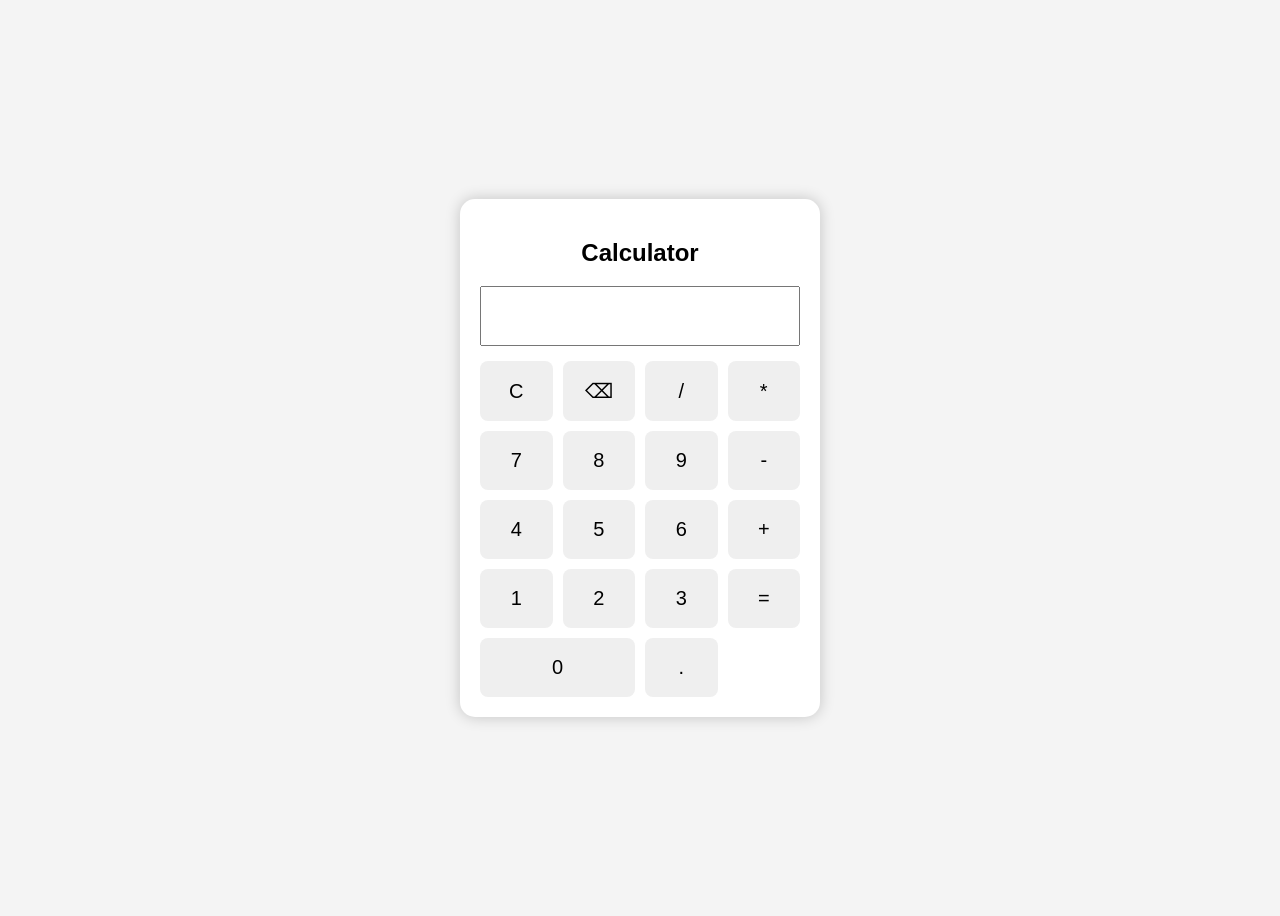
<file: calculator-app/index.html>
<!DOCTYPE html>
<html lang="en">
<head>
    <meta charset="UTF-8">
    <meta name="viewport" content="width=device-width, initial-scale=1.0">
    <title>Calculator</title>

    <link rel="stylesheet" href="style.css">
</head>
<body>

    <div class="calculator">

        <h2>Calculator</h2>

        <input type="text" id="display" readonly>

        <div class="buttons">

            <button onclick="clearDisplay()">C</button>
            <button onclick="backspace()">⌫</button>
            <button onclick="appendValue('/')">/</button>
            <button onclick="appendValue('*')">*</button>

            <button onclick="appendValue('7')">7</button>
            <button onclick="appendValue('8')">8</button>
            <button onclick="appendValue('9')">9</button>
            <button onclick="appendValue('-')">-</button>

            <button onclick="appendValue('4')">4</button>
            <button onclick="appendValue('5')">5</button>
            <button onclick="appendValue('6')">6</button>
            <button onclick="appendValue('+')">+</button>

            <button onclick="appendValue('1')">1</button>
            <button onclick="appendValue('2')">2</button>
            <button onclick="appendValue('3')">3</button>
            <button onclick="calculate()">=</button>

            <button onclick="appendValue('0')" class="zero">0</button>
            <button onclick="appendValue('.')">.</button>

        </div>

    </div>

    <script src="script.js"></script>

</body>
</html>
</file>
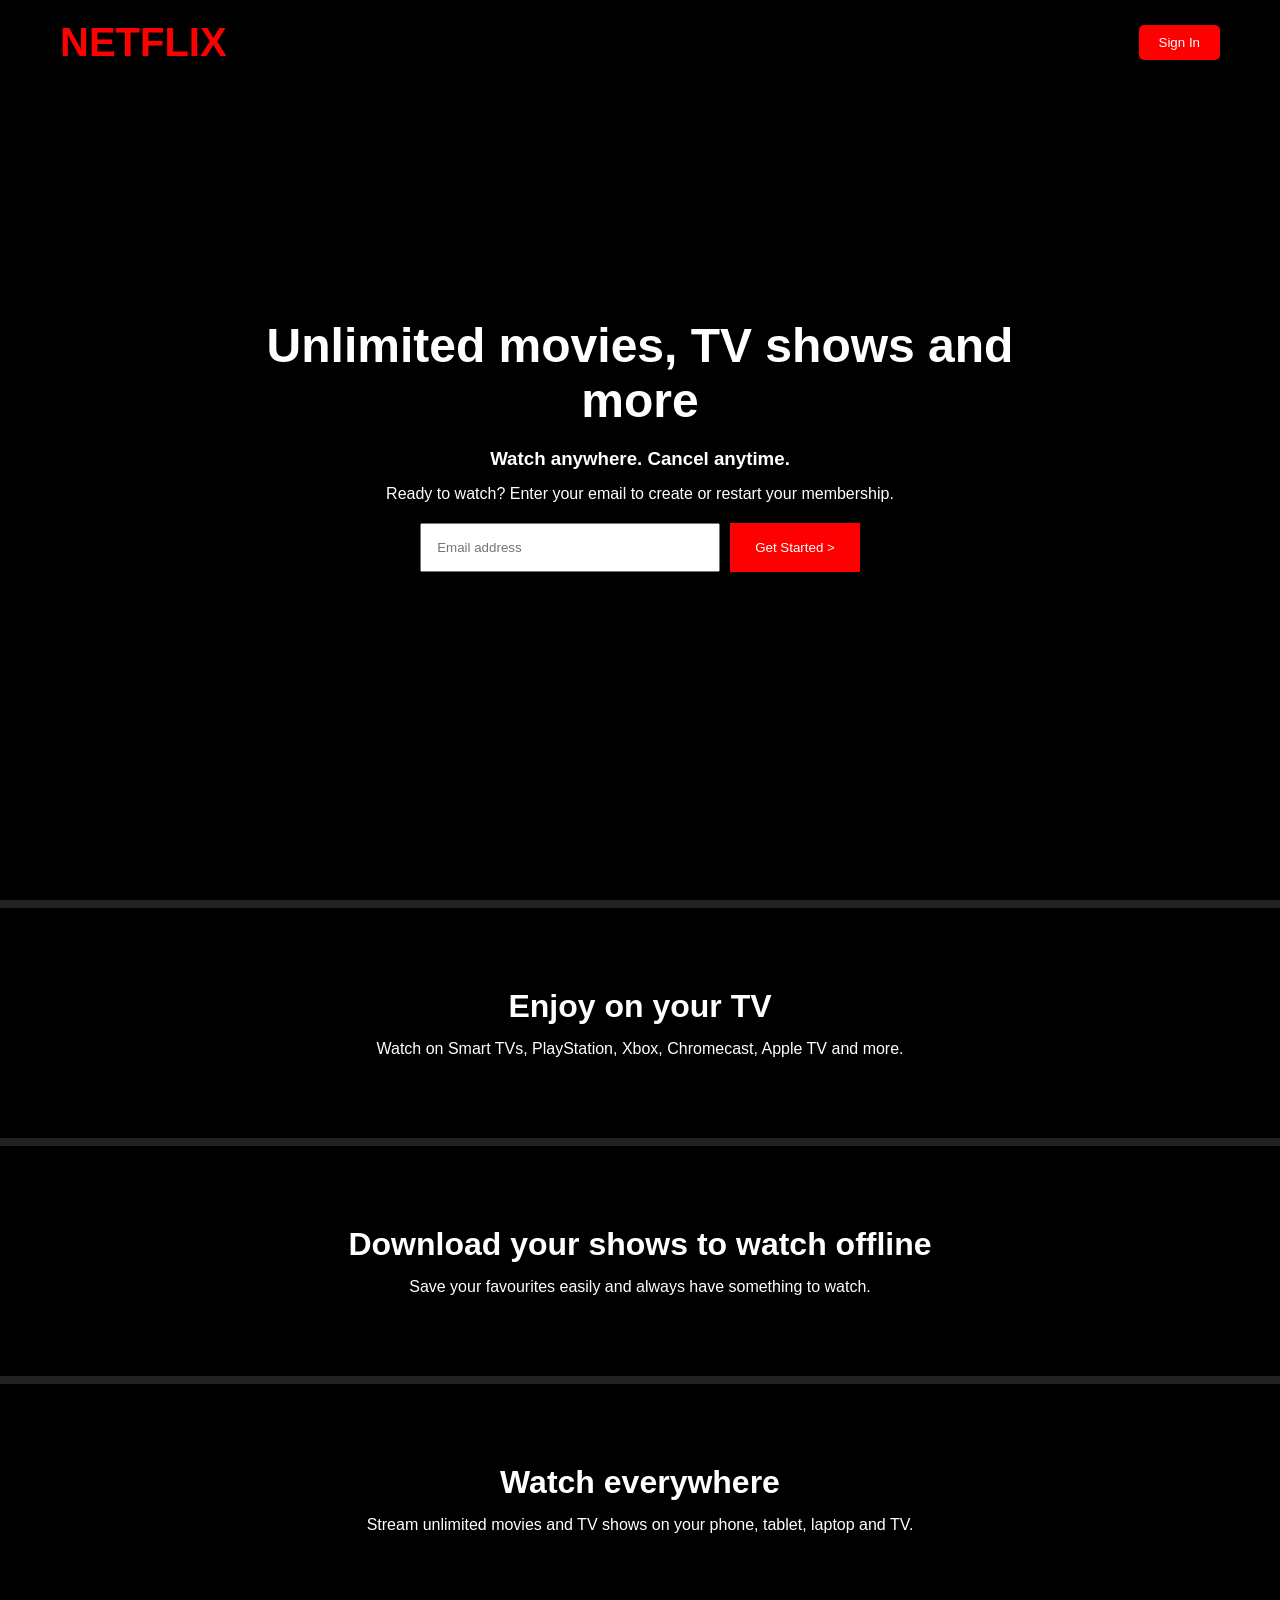
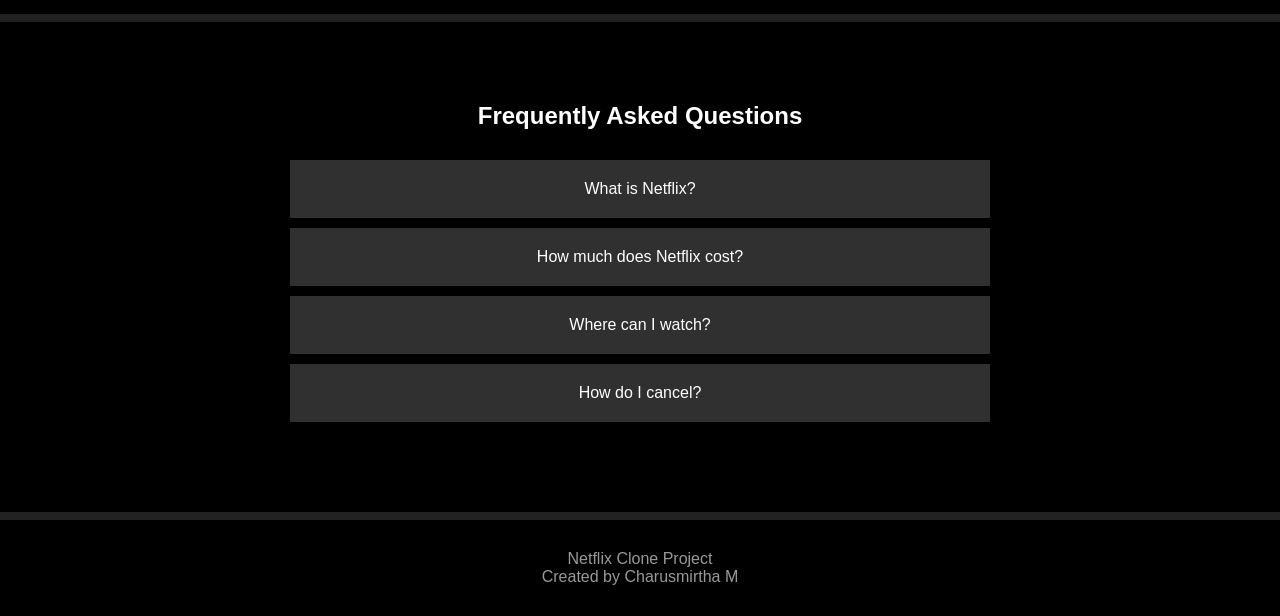
<file: netflix-clone/index.html>
<!DOCTYPE html>
<html lang="en">
<head>
    <meta charset="UTF-8">
    <meta name="viewport" content="width=device-width, initial-scale=1.0">
    <title>Netflix Clone</title>

    <link rel="stylesheet" href="style.css">
</head>
<body>

    <header>
        <nav>
            <h1 class="logo">NETFLIX</h1>

            <button class="signin-btn">
                Sign In
            </button>
        </nav>

        <div class="hero">

            <h1>
                Unlimited movies, TV shows and more
            </h1>

            <h3>
                Watch anywhere. Cancel anytime.
            </h3>

            <p>
                Ready to watch? Enter your email to create or restart your membership.
            </p>

            <div class="email-box">
                <input type="email" placeholder="Email address">
                <button>Get Started ></button>
            </div>

        </div>
    </header>

    <section class="feature">

        <div class="text">
            <h2>Enjoy on your TV</h2>
            <p>
                Watch on Smart TVs, PlayStation, Xbox,
                Chromecast, Apple TV and more.
            </p>
        </div>

    </section>

    <section class="feature">

        <div class="text">
            <h2>Download your shows to watch offline</h2>
            <p>
                Save your favourites easily and always
                have something to watch.
            </p>
        </div>

    </section>

    <section class="feature">

        <div class="text">
            <h2>Watch everywhere</h2>
            <p>
                Stream unlimited movies and TV shows
                on your phone, tablet, laptop and TV.
            </p>
        </div>

    </section>

    <section class="faq">

        <h2>Frequently Asked Questions</h2>

        <div class="faq-item">
            What is Netflix?
        </div>

        <div class="faq-item">
            How much does Netflix cost?
        </div>

        <div class="faq-item">
            Where can I watch?
        </div>

        <div class="faq-item">
            How do I cancel?
        </div>

    </section>

    <footer>

        <p>Netflix Clone Project</p>

        <p>
            Created by Charusmirtha M
        </p>

    </footer>

</body>
</html>
</file>
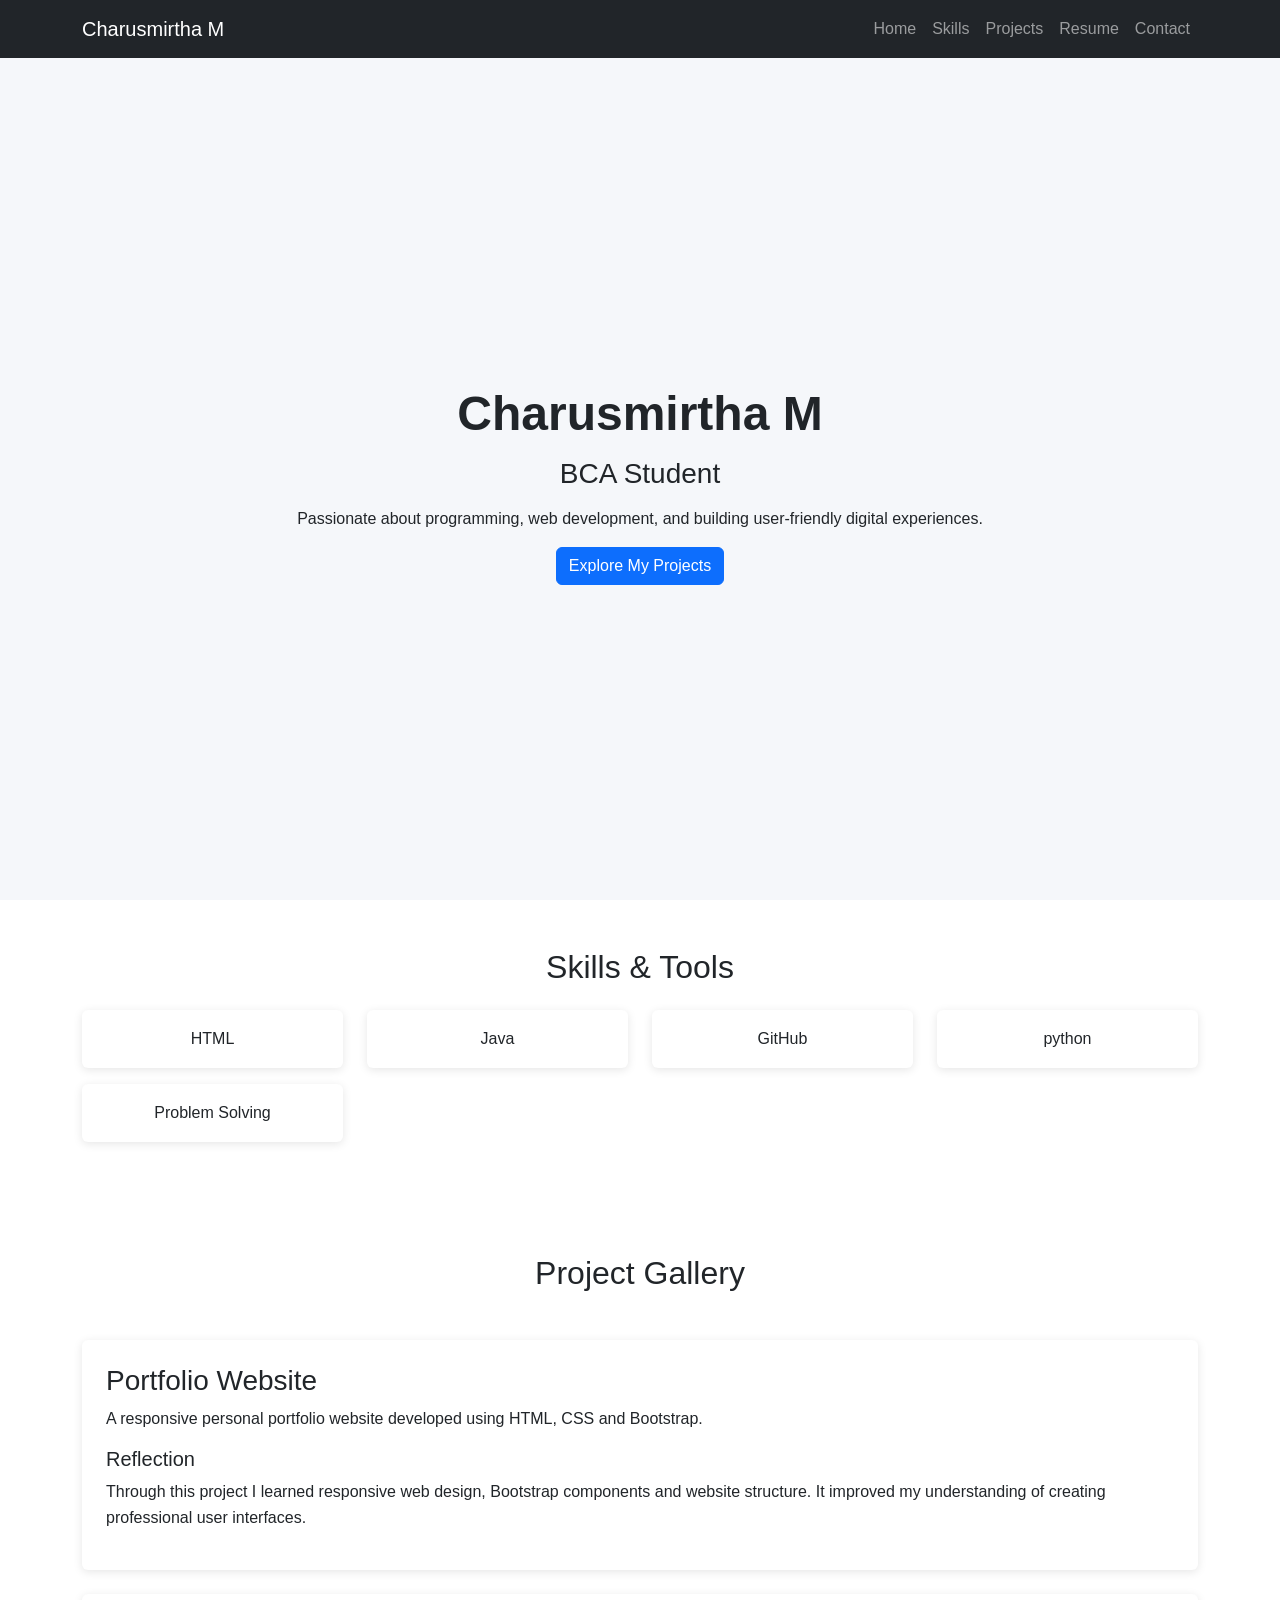
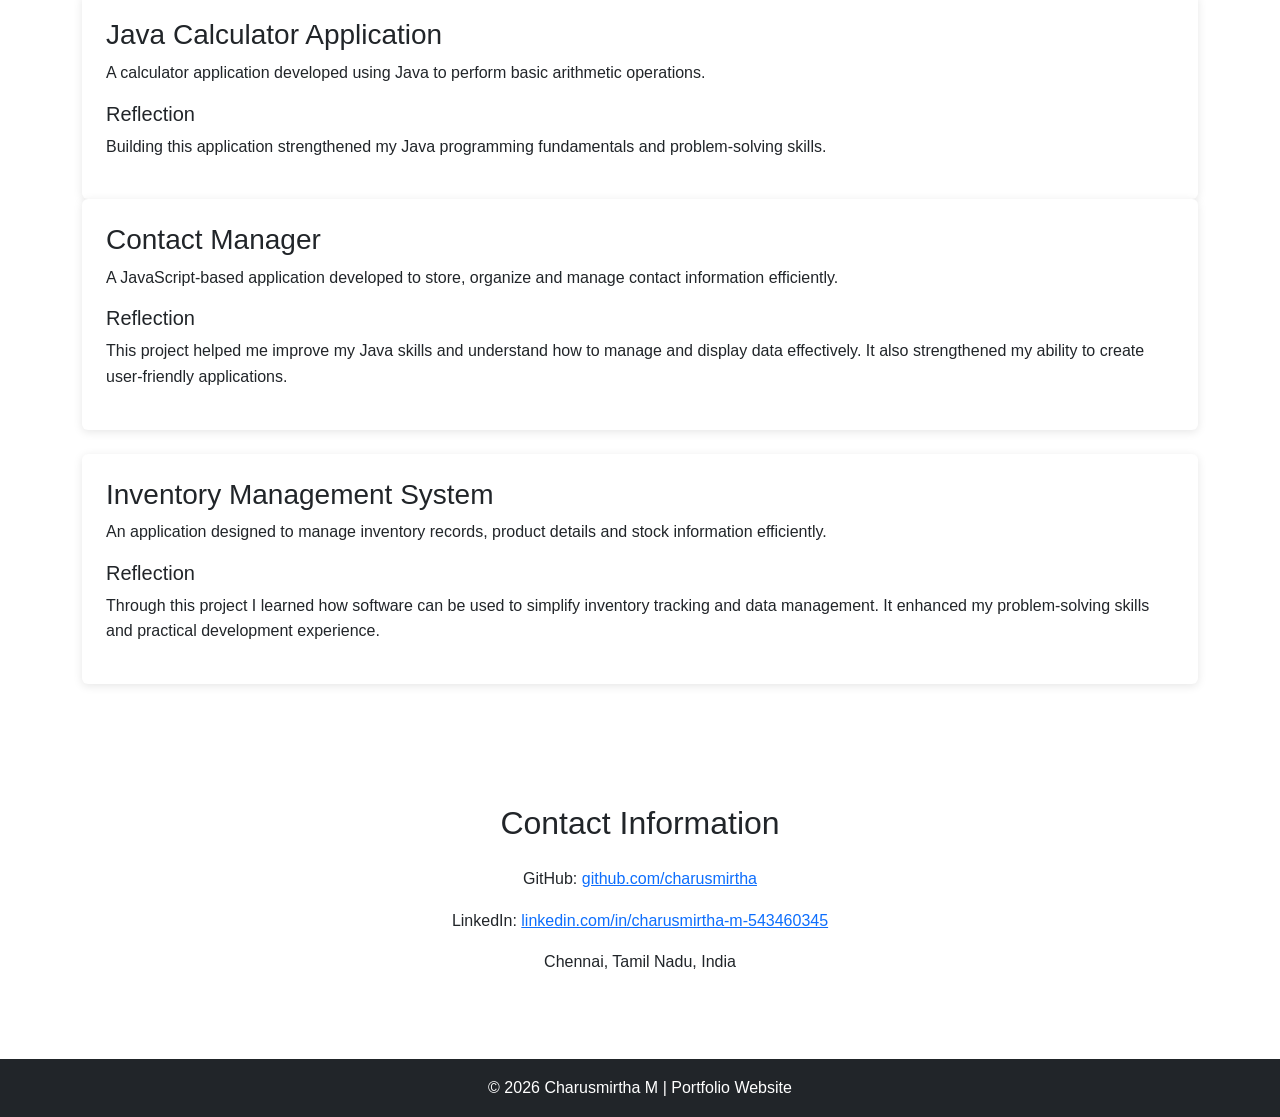
<file: portfolio-website/index.html>
<!DOCTYPE html>
<html lang="en">
<head>
<meta charset="UTF-8">
<meta name="viewport" content="width=device-width, initial-scale=1.0">

<title>Charusmirtha M | Portfolio</title>

<link href="https://cdn.jsdelivr.net/npm/bootstrap@5.3.3/dist/css/bootstrap.min.css" rel="stylesheet">

<link rel="stylesheet" href="style.css">
</head>

<body>

<nav class="navbar navbar-expand-lg navbar-dark bg-dark fixed-top">
    <div class="container">

        <a class="navbar-brand" href="#">Charusmirtha M</a>

        <button class="navbar-toggler" type="button"
        data-bs-toggle="collapse"
        data-bs-target="#navbarNav">
            <span class="navbar-toggler-icon"></span>
        </button>

        <div class="collapse navbar-collapse" id="navbarNav">

            <ul class="navbar-nav ms-auto">

                <li class="nav-item">
                    <a class="nav-link" href="#home">Home</a>
                </li>

                <li class="nav-item">
                    <a class="nav-link" href="#skills">Skills</a>
                </li>

                <li class="nav-item">
                    <a class="nav-link" href="#projects">Projects</a>
                </li>

                <li class="nav-item">
                    <a class="nav-link" href="#resume">Resume</a>
                </li>

                <li class="nav-item">
                    <a class="nav-link" href="#contact">Contact</a>
                </li>

            </ul>

        </div>

    </div>
</nav>

<section id="home" class="hero">

    <div class="container text-center">

        <h1>Charusmirtha M</h1>

        <h3>BCA Student</h3>

        <p>
            Passionate about programming, web development,
            and building user-friendly digital experiences.
        </p>

        <a href="#projects" class="btn btn-primary">
            Explore My Projects
        </a>

    </div>

</section>

<section id="skills" class="container py-5">

    <h2 class="text-center mb-4">Skills & Tools</h2>

    <div class="row">

        <div class="col-md-3 mb-3">
            <div class="card p-3 text-center">HTML</div>
        </div>



        <div class="col-md-3 mb-3">
            <div class="card p-3 text-center">Java</div>
        </div>

        

        <div class="col-md-3 mb-3">
            <div class="card p-3 text-center">GitHub</div>
        </div>

        <div class="col-md-3 mb-3">
            <div class="card p-3 text-center">python</div>
        </div>

        <div class="col-md-3 mb-3">
            <div class="card p-3 text-center">Problem Solving</div>
        </div>

    </div>

</section>

<section id="projects" class="container py-5">

    <h2 class="text-center mb-5">Project Gallery</h2>

    <div class="card p-4 mb-4">

        <h3>Portfolio Website</h3>

        <p>
            A responsive personal portfolio website developed
            using HTML, CSS and Bootstrap.
        </p>

        <h5>Reflection</h5>

        <p>
            Through this project I learned responsive web design,
            Bootstrap components and website structure. It improved
            my understanding of creating professional user interfaces.
        </p>

    </div>

    

    <div class="card p-4">

        <h3>Java Calculator Application</h3>

        <p>
            A calculator application developed using Java
            to perform basic arithmetic operations.
        </p>

        <h5>Reflection</h5>

        <p>
            Building this application strengthened my Java
            programming fundamentals and problem-solving skills.
        </p>

    </div>

    <div class="card p-4 mb-4">

    <h3>Contact Manager</h3>

    <p>
        A JavaScript-based application developed to store, organize and manage contact information efficiently.
    </p>

    <h5>Reflection</h5>

    <p>
        This project helped me improve my Java skills and understand how to manage and display data effectively. It also strengthened my ability to create user-friendly applications.
    </p>

</div>

<div class="card p-4 mb-4">

    <h3>Inventory Management System</h3>

    <p>
        An application designed to manage inventory records, product details and stock information efficiently.
    </p>

    <h5>Reflection</h5>

    <p>
        Through this project I learned how software can be used to simplify inventory tracking and data management. It enhanced my problem-solving skills and practical development experience.
    </p>

</div>

</section>


<section id="contact" class="container py-5">

    <h2 class="text-center mb-4">Contact Information</h2>

    <p class="text-center">
        GitHub:
        <a href="https://github.com/charusmirtha" target="_blank">
            github.com/charusmirtha
        </a>
    </p>

    <p class="text-center">
        LinkedIn:
        <a href="https://www.linkedin.com/in/charusmirtha-m-543460345" target="_blank">
            linkedin.com/in/charusmirtha-m-543460345
        </a>
    </p>

    <p class="text-center">
        Chennai, Tamil Nadu, India
    </p>

</section>

</section>

<footer class="bg-dark text-white text-center p-3">

    © 2026 Charusmirtha M | Portfolio Website

</footer>

<script src="https://cdn.jsdelivr.net/npm/bootstrap@5.3.3/dist/js/bootstrap.bundle.min.js"></script>

</body>
</html>
</file>
<file: calculator-app/style.css>
body{
    display:flex;
    justify-content:center;
    align-items:center;
    height:100vh;
    background:#f4f4f4;
    font-family:Arial, sans-serif;
}

.calculator{
    background:white;
    padding:20px;
    border-radius:15px;
    box-shadow:0 0 15px rgba(0,0,0,0.2);
    width:320px;
}

h2{
    text-align:center;
}

#display{
    width:100%;
    height:60px;
    font-size:24px;
    text-align:right;
    margin-bottom:15px;
    padding:10px;
    box-sizing:border-box;
}

.buttons{
    display:grid;
    grid-template-columns:repeat(4,1fr);
    gap:10px;
}

button{
    padding:18px;
    font-size:20px;
    border:none;
    border-radius:8px;
    cursor:pointer;
}

button:hover{
    opacity:0.9;
}

.zero{
    grid-column:span 2;
}
</file>
<file: netflix-clone/style.css>
*{
    margin:0;
    padding:0;
    box-sizing:border-box;
    font-family:Arial, sans-serif;
}

body{
    background:#000;
    color:white;
}

header{
    height:100vh;
    background:
    linear-gradient(
        rgba(0,0,0,0.7),
        rgba(0,0,0,0.7)
    ),
    url("https://images.unsplash.com/photo-1489599849927-2ee91cede3ba?q=80&w=1200");

    background-size:cover;
    background-position:center;
}

nav{
    display:flex;
    justify-content:space-between;
    align-items:center;
    padding:20px 60px;
}

.logo{
    color:red;
    font-size:2.5rem;
    font-weight:bold;
}

.signin-btn{
    background:red;
    color:white;
    border:none;
    padding:10px 20px;
    border-radius:5px;
    cursor:pointer;
}

.hero{
    height:80vh;
    display:flex;
    flex-direction:column;
    justify-content:center;
    align-items:center;
    text-align:center;
    padding:20px;
}

.hero h1{
    font-size:3rem;
    max-width:800px;
    margin-bottom:20px;
}

.hero h3{
    margin-bottom:15px;
}

.hero p{
    margin-bottom:20px;
}

.email-box{
    display:flex;
    gap:10px;
    flex-wrap:wrap;
    justify-content:center;
}

.email-box input{
    padding:15px;
    width:300px;
}

.email-box button{
    background:red;
    color:white;
    border:none;
    padding:15px 25px;
    cursor:pointer;
}

.feature{
    padding:80px 20px;
    border-top:8px solid #222;
    text-align:center;
}

.feature h2{
    font-size:2rem;
    margin-bottom:15px;
}

.feature p{
    max-width:700px;
    margin:auto;
}

.faq{
    border-top:8px solid #222;
    padding:80px 20px;
    text-align:center;
}

.faq h2{
    margin-bottom:30px;
}

.faq-item{
    background:#303030;
    padding:20px;
    margin:10px auto;
    max-width:700px;
}

footer{
    border-top:8px solid #222;
    text-align:center;
    padding:30px;
    color:#999;
}

@media(max-width:768px){

    nav{
        padding:20px;
    }

    .hero h1{
        font-size:2rem;
    }

    .email-box{
        flex-direction:column;
        align-items:center;
    }

    .email-box input{
        width:100%;
        max-width:350px;
    }
}
</file>
<file: portfolio-website/style.css>
html{
    scroll-behavior:smooth;
}

body{
    font-family:Arial, sans-serif;
    line-height:1.6;
}

.hero{
    height:100vh;
    display:flex;
    align-items:center;
    justify-content:center;
    text-align:center;
    background:#f5f7fa;
}

.hero h1{
    font-size:3rem;
    font-weight:bold;
}

.hero h3{
    margin:15px 0;
}

.card{
    border:none;
    box-shadow:0 2px 10px rgba(0,0,0,0.1);
    transition:0.3s;
}

.card:hover{
    transform:translateY(-5px);
}

section{
    padding-top:70px;
}

footer{
    margin-top:20px;
}
</file>
